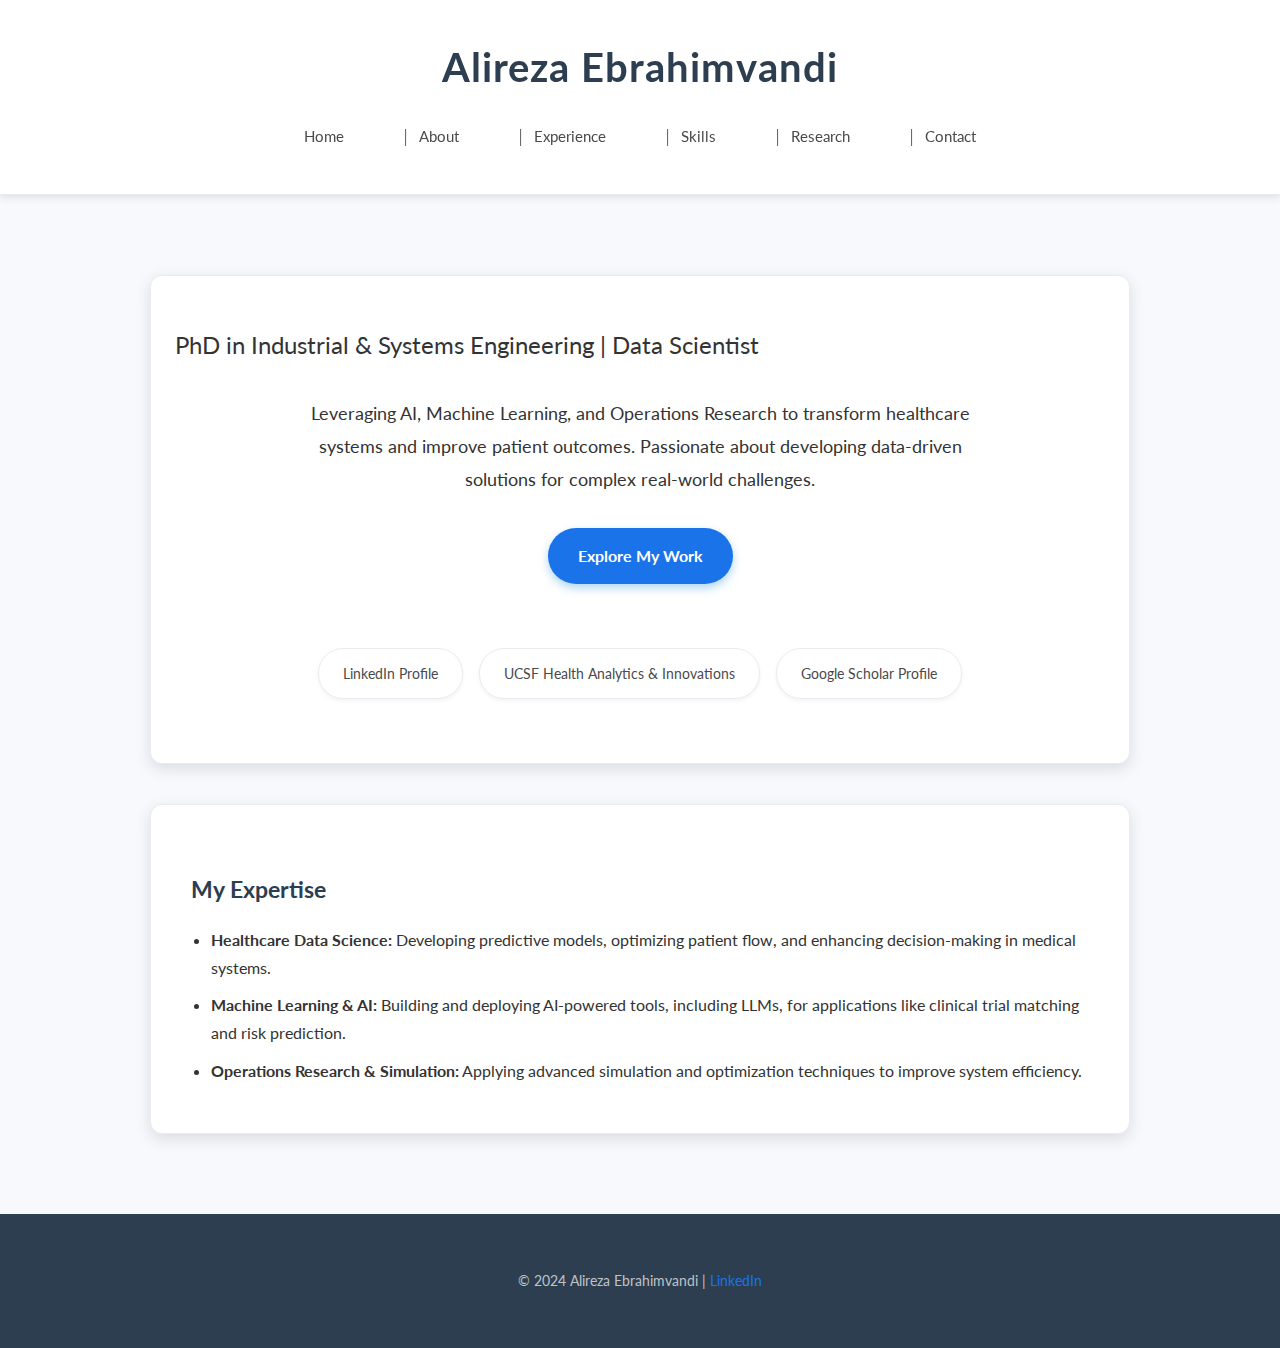
<file: index.html>
<!DOCTYPE html>
<html lang="en">
<head>
    <meta charset="UTF-8">
    <meta name="viewport" content="width=device-width, initial-scale=1.0">

    <!-- === SEO META TAGS START === -->
    <title>Alireza Ebrahimvandi | Data Scientist | PhD Industrial & Systems Engineering</title>
    <meta name="description" content="Dr. Alireza Ebrahimvandi, PhD in Industrial & Systems Engineering. Data Scientist specializing in AI, machine learning, and operations research for healthcare systems innovation.">
    <meta name="keywords" content="Alireza Ebrahimvandi, Data Scientist, PhD, Industrial Engineering, Systems Engineering, Operations Research, Healthcare AI, Machine Learning, UCSF, Virginia Tech, Healthcare Innovation, Predictive Modeling, Simulation">
    <link rel="canonical" href="https://ebrahimvandi.github.io/">

    <!-- Open Graph / Facebook / LinkedIn Meta Tags -->
    <meta property="og:type" content="website">
    <meta property="og:url" content="https://ebrahimvandi.github.io/">
    <meta property="og:title" content="Alireza Ebrahimvandi | Data Scientist | PhD Industrial & Systems Engineering">
    <meta property="og:description" content="Dr. Alireza Ebrahimvandi, PhD. Data Scientist specializing in AI, machine learning, and operations research for healthcare systems innovation.">
    <!-- <meta property="og:image" content="https://ebrahimvandi.github.io/your-professional-photo.jpg"> -->
    <meta property="og:site_name" content="Alireza Ebrahimvandi">

    <!-- Twitter Card Meta Tags -->
    <meta name="twitter:card" content="summary_large_image">
    <meta property="twitter:url" content="https://ebrahimvandi.github.io/">
    <!-- <meta name="twitter:site" content="@YourTwitterHandle"> -->
    <meta name="twitter:title" content="Alireza Ebrahimvandi | Data Scientist | PhD">
    <meta name="twitter:description" content="Dr. Alireza Ebrahimvandi, PhD. Data Scientist specializing in AI, machine learning, and operations research for healthcare systems innovation.">
    <!-- <meta name="twitter:image" content="https://ebrahimvandi.github.io/your-professional-photo.jpg"> -->
    <!-- === SEO META TAGS END === -->

    <link rel="stylesheet" href="style.css">
    <!-- Import Google Font - Lato -->
    <link rel="preconnect" href="https://fonts.googleapis.com">
    <link rel="preconnect" href="https://fonts.gstatic.com" crossorigin>
    <link href="https://fonts.googleapis.com/css2?family=Lato:wght@300;400;700;900&display=swap" rel="stylesheet">
</head>
<body>
    <header>
        <h1>Alireza Ebrahimvandi</h1>
        <nav>
            <a href="index.html">Home</a>
            <a href="about.html">About</a>
            <a href="experience.html">Experience</a>
            <a href="skills.html">Skills</a>
            <a href="research.html">Research</a>
            <a href="contact.html">Contact</a>
        </nav>
    </header>

    <main>
        <section id="hero">
            <h2>PhD in Industrial & Systems Engineering | Data Scientist</h2>
            <p>Leveraging AI, Machine Learning, and Operations Research to transform healthcare systems and improve patient outcomes. Passionate about developing data-driven solutions for complex real-world challenges.</p>
            <p><a href="experience.html" class="button">Explore My Work</a></p>

            <div class="hero-secondary-links">
                <a href="https://www.linkedin.com/in/ebrahimvandi/" target="_blank" rel="noopener noreferrer" class="secondary-link">LinkedIn Profile</a>
                <a href="https://healthinformatics.ucsf.edu/analytics-innovations" target="_blank" rel="noopener noreferrer" class="secondary-link">UCSF Health Analytics & Innovations</a>
                <a href="https://scholar.google.com/citations?user=nIFyu6kAAAAJ&hl=en&oi=ao" target="_blank" rel="noopener noreferrer" class="secondary-link">Google Scholar Profile</a>
            </div>
        </section>

        <section id="expertise">
            <h3>My Expertise</h3>
            <ul>
                <li><strong>Healthcare Data Science:</strong> Developing predictive models, optimizing patient flow, and enhancing decision-making in medical systems.</li>
                <li><strong>Machine Learning & AI:</strong> Building and deploying AI-powered tools, including LLMs, for applications like clinical trial matching and risk prediction.</li>
                <li><strong>Operations Research & Simulation:</strong> Applying advanced simulation and optimization techniques to improve system efficiency.</li>
            </ul>
        </section>
    </main>

    <footer>
        <p>© 2024 Alireza Ebrahimvandi | 
            <a href="https://www.linkedin.com/in/ebrahimvandi/" target="_blank" rel="noopener noreferrer">LinkedIn</a>
        </p>
    </footer>
</body>
</html>
</file>
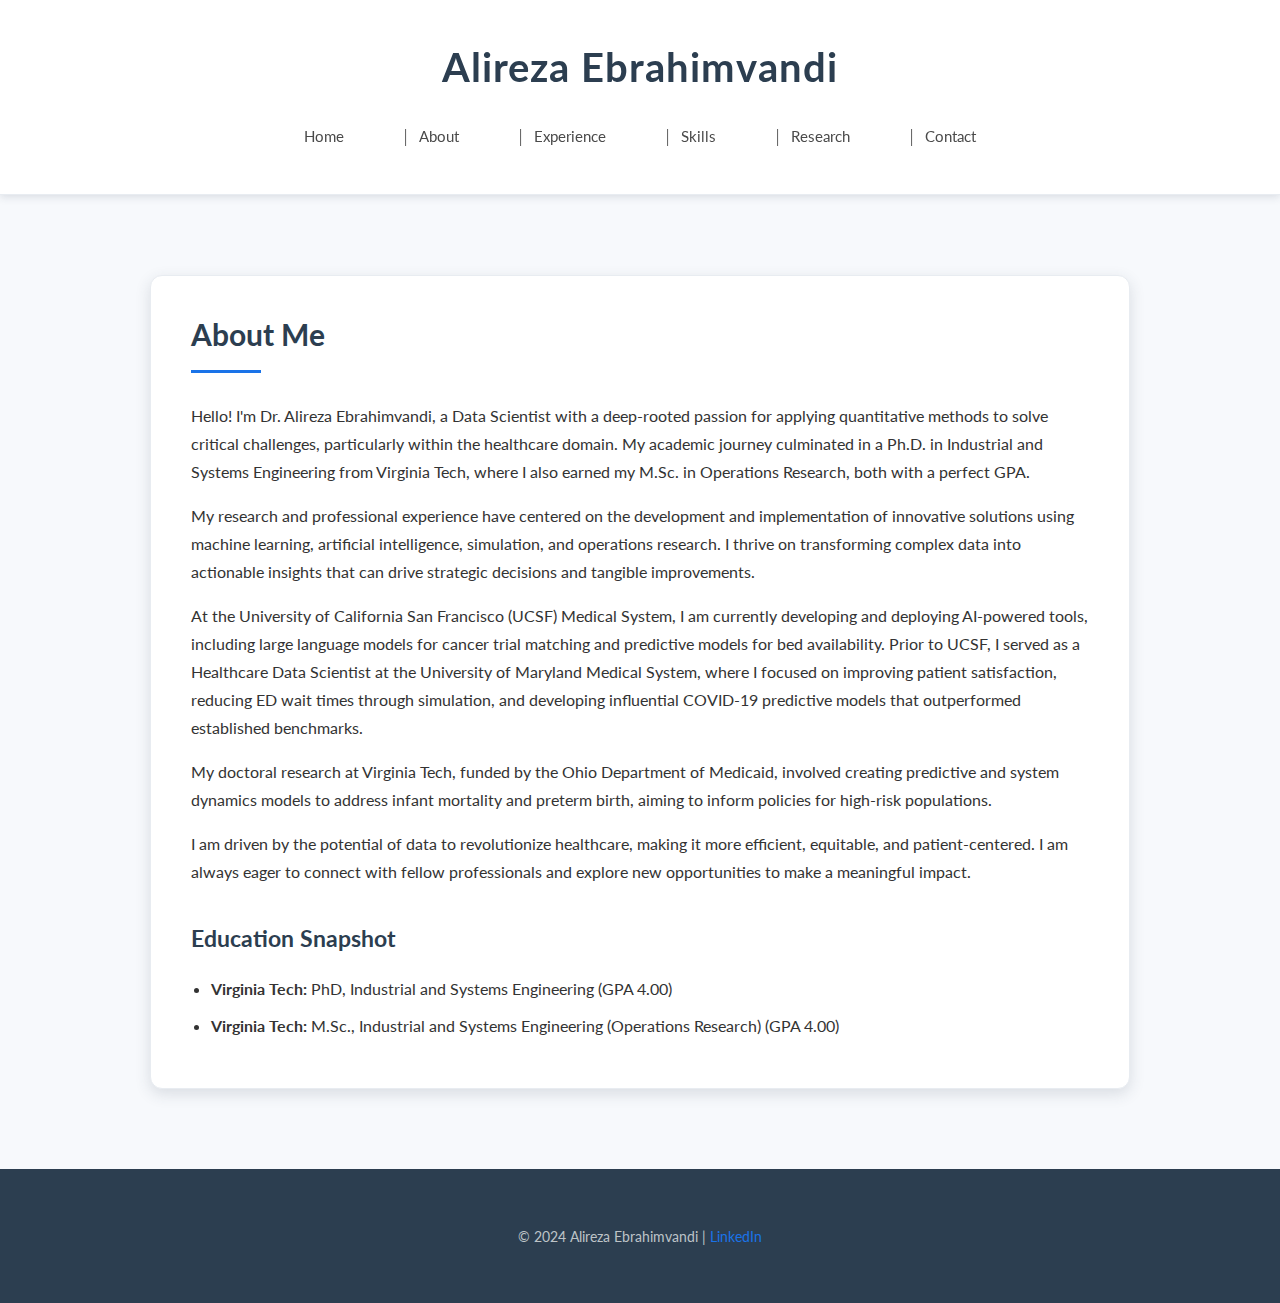
<file: about.html>
<!DOCTYPE html>
<html lang="en">
<head>
    <meta charset="UTF-8">
    <meta name="viewport" content="width=device-width, initial-scale=1.0">

    <!-- === SEO META TAGS START === -->
    <title>About Dr. Alireza Ebrahimvandi | Data Scientist & Researcher</title>
    <meta name="description" content="Learn about Alireza Ebrahimvandi, PhD. His background in Industrial & Systems Engineering, passion for healthcare innovation, and data science expertise.">
    <meta name="keywords" content="Alireza Ebrahimvandi about, data scientist biography, PhD Industrial Engineering, healthcare data science, operations research background, UCSF, Virginia Tech">
    <link rel="canonical" href="https://ebrahimvandi.github.io/about.html">

    <!-- Open Graph / Facebook / LinkedIn Meta Tags -->
    <meta property="og:type" content="website">
    <meta property="og:url" content="https://ebrahimvandi.github.io/about.html">
    <meta property="og:title" content="About Dr. Alireza Ebrahimvandi | Data Scientist & Researcher">
    <meta property="og:description" content="Learn about Alireza Ebrahimvandi, PhD. His background in Industrial & Systems Engineering and passion for healthcare innovation.">
    <!-- <meta property="og:image" content="https://ebrahimvandi.github.io/your-professional-photo.jpg"> -->
    <meta property="og:site_name" content="Alireza Ebrahimvandi">

    <!-- Twitter Card Meta Tags -->
    <meta name="twitter:card" content="summary_large_image">
    <meta property="twitter:url" content="https://ebrahimvandi.github.io/about.html">
    <meta name="twitter:title" content="About Dr. Alireza Ebrahimvandi | Data Scientist & Researcher">
    <meta name="twitter:description" content="Learn about Alireza Ebrahimvandi, PhD. His background in Industrial & Systems Engineering and passion for healthcare innovation.">
    <!-- <meta name="twitter:image" content="https://ebrahimvandi.github.io/your-professional-photo.jpg"> -->
    <!-- === SEO META TAGS END === -->

    <link rel="stylesheet" href="style.css">
    <!-- Import Google Font - Lato -->
    <link rel="preconnect" href="https://fonts.googleapis.com">
    <link rel="preconnect" href="https://fonts.gstatic.com" crossorigin>
    <link href="https://fonts.googleapis.com/css2?family=Lato:wght@300;400;700;900&display=swap" rel="stylesheet">
</head>
<body>
    <header>
        <h1>Alireza Ebrahimvandi</h1>
        <nav>
            <a href="index.html">Home</a>
            <a href="about.html">About</a>
            <a href="experience.html">Experience</a>
            <a href="skills.html">Skills</a>
            <a href="research.html">Research</a>
            <a href="contact.html">Contact</a>
        </nav>
    </header>

    <main>
        <section>
            <h2>About Me</h2>
            <!-- Add your professional headshot here if desired: <img src="your-photo.jpg" alt="Alireza Ebrahimvandi"> -->
            <p>Hello! I'm Dr. Alireza Ebrahimvandi, a Data Scientist with a deep-rooted passion for applying quantitative methods to solve critical challenges, particularly within the healthcare domain. My academic journey culminated in a Ph.D. in Industrial and Systems Engineering from Virginia Tech, where I also earned my M.Sc. in Operations Research, both with a perfect GPA.</p>
            <p>My research and professional experience have centered on the development and implementation of innovative solutions using machine learning, artificial intelligence, simulation, and operations research. I thrive on transforming complex data into actionable insights that can drive strategic decisions and tangible improvements.</p>
            <p>At the University of California San Francisco (UCSF) Medical System, I am currently developing and deploying AI-powered tools, including large language models for cancer trial matching and predictive models for bed availability. Prior to UCSF, I served as a Healthcare Data Scientist at the University of Maryland Medical System, where I focused on improving patient satisfaction, reducing ED wait times through simulation, and developing influential COVID-19 predictive models that outperformed established benchmarks.</p>
            <p>My doctoral research at Virginia Tech, funded by the Ohio Department of Medicaid, involved creating predictive and system dynamics models to address infant mortality and preterm birth, aiming to inform policies for high-risk populations.</p>
            <p>I am driven by the potential of data to revolutionize healthcare, making it more efficient, equitable, and patient-centered. I am always eager to connect with fellow professionals and explore new opportunities to make a meaningful impact.</p>

            <h3>Education Snapshot</h3>
            <ul>
                <li><strong>Virginia Tech:</strong> PhD, Industrial and Systems Engineering (GPA 4.00)</li>
                <li><strong>Virginia Tech:</strong> M.Sc., Industrial and Systems Engineering (Operations Research) (GPA 4.00)</li>
            </ul>
        </section>
    </main>

    <footer>
        <p>© 2024 Alireza Ebrahimvandi | 
            <a href="https://www.linkedin.com/in/ebrahimvandi/" target="_blank" rel="noopener noreferrer">LinkedIn</a>
        </p>
    </footer>
</body>
</html>
</file>
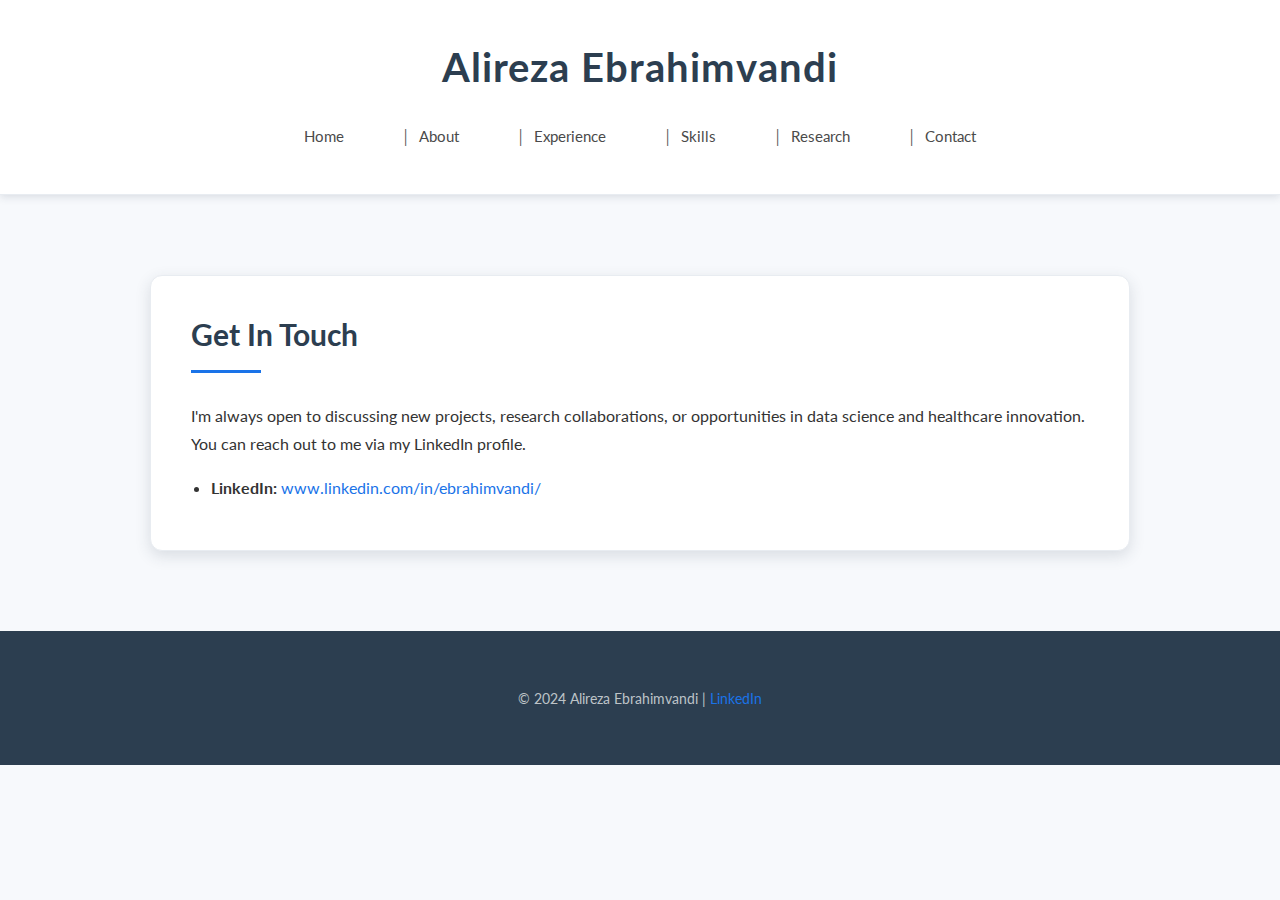
<file: contact.html>
<!DOCTYPE html>
<html lang="en">
<head>
    <meta charset="UTF-8">
    <meta name="viewport" content="width=device-width, initial-scale=1.0">

    <!-- === SEO META TAGS START === -->
    <title>Contact Alireza Ebrahimvandi | Data Scientist</title>
    <meta name="description" content="Get in touch with Dr. Alireza Ebrahimvandi. Connect via LinkedIn for discussions on data science, AI in healthcare, research collaborations, or opportunities.">
    <meta name="keywords" content="Contact Alireza Ebrahimvandi, connect data scientist, healthcare AI collaboration, LinkedIn Alireza Ebrahimvandi">
    <link rel="canonical" href="https://ebrahimvandi.github.io/contact.html">

    <!-- Open Graph / Facebook / LinkedIn Meta Tags -->
    <meta property="og:type" content="website">
    <meta property="og:url" content="https://ebrahimvandi.github.io/contact.html">
    <meta property="og:title" content="Contact Alireza Ebrahimvandi | Data Scientist">
    <meta property="og:description" content="Connect with Dr. Alireza Ebrahimvandi via LinkedIn for discussions on data science, AI in healthcare, research collaborations, or opportunities.">
    <!-- <meta property="og:image" content="https://ebrahimvandi.github.io/your-professional-photo.jpg"> -->
    <meta property="og:site_name" content="Alireza Ebrahimvandi">

    <!-- Twitter Card Meta Tags -->
    <meta name="twitter:card" content="summary_large_image">
    <meta property="twitter:url" content="https://ebrahimvandi.github.io/contact.html">
    <meta name="twitter:title" content="Contact Alireza Ebrahimvandi | Data Scientist">
    <meta name="twitter:description" content="Connect with Dr. Alireza Ebrahimvandi via LinkedIn for discussions on data science, AI in healthcare, research collaborations, or opportunities.">
    <!-- <meta name="twitter:image" content="https://ebrahimvandi.github.io/your-professional-photo.jpg"> -->
    <!-- === SEO META TAGS END === -->

    <link rel="stylesheet" href="style.css">
    <!-- Import Google Font - Lato -->
    <link rel="preconnect" href="https://fonts.googleapis.com">
    <link rel="preconnect" href="https://fonts.gstatic.com" crossorigin>
    <link href="https://fonts.googleapis.com/css2?family=Lato:wght@300;400;700;900&display=swap" rel="stylesheet">
</head>
<body>
    <header>
        <h1>Alireza Ebrahimvandi</h1>
        <nav>
            <a href="index.html">Home</a>
            <a href="about.html">About</a>
            <a href="experience.html">Experience</a>
            <a href="skills.html">Skills</a>
            <a href="research.html">Research</a>
            <a href="contact.html">Contact</a>
        </nav>
    </header>

    <main>
        <section>
            <h2>Get In Touch</h2>
            <p>I'm always open to discussing new projects, research collaborations, or opportunities in data science and healthcare innovation. You can reach out to me via my LinkedIn profile.</p>
            <ul>
                <li><strong>LinkedIn:</strong> <a href="https://www.linkedin.com/in/ebrahimvandi/" target="_blank" rel="noopener noreferrer">www.linkedin.com/in/ebrahimvandi/</a></li>
            </ul>
            <!-- You can add a contact form here later if you wish, linked to a service like Formspree -->
        </section>
    </main>

    <footer>
        <p>© 2024 Alireza Ebrahimvandi | 
            <a href="https://www.linkedin.com/in/ebrahimvandi/" target="_blank" rel="noopener noreferrer">LinkedIn</a>
        </p>
    </footer>
</body>
</html>
</file>
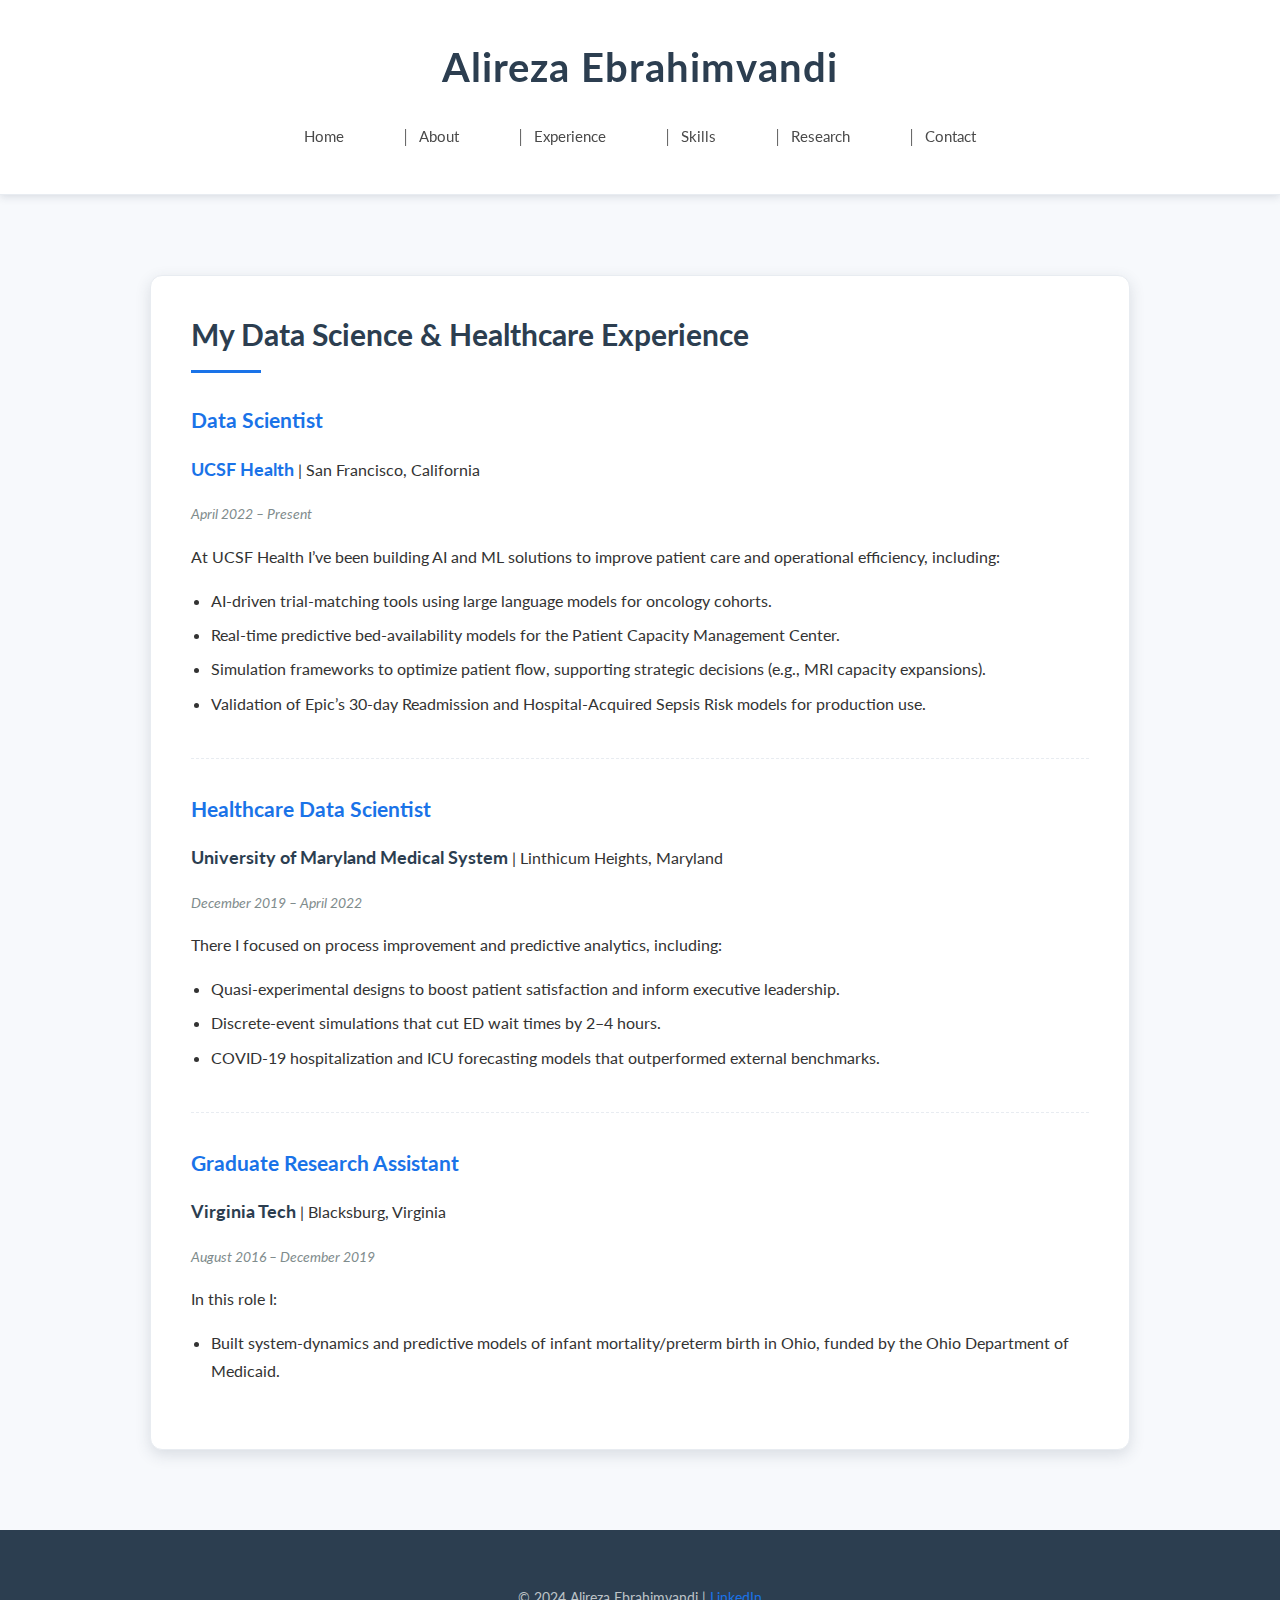
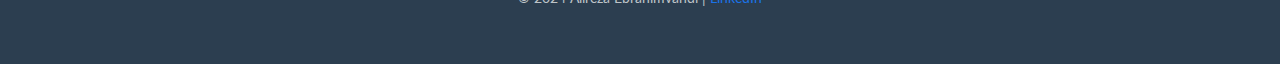
<file: experience.html>
<!DOCTYPE html>
<html lang="en">
<head>
    <meta charset="UTF-8">
    <meta name="viewport" content="width=device-width, initial-scale=1.0">

    <!-- === SEO META TAGS START === -->
    <title>Experience - Alireza Ebrahimvandi | Data Science & Healthcare Projects</title>
    <meta name="description" content="Professional experience of Dr. Alireza Ebrahimvandi: Data Scientist at UCSF, Healthcare Data Scientist at University of Maryland Medical System, and Graduate Research at Virginia Tech.">
    <meta name="keywords" content="Alireza Ebrahimvandi experience, UCSF Data Scientist, University of Maryland Medical System, Virginia Tech research, AI healthcare projects, patient flow optimization, predictive modeling healthcare">
    <link rel="canonical" href="https://ebrahimvandi.github.io/experience.html">

    <!-- Open Graph / Facebook / LinkedIn Meta Tags -->
    <meta property="og:type" content="website">
    <meta property="og:url" content="https://ebrahimvandi.github.io/experience.html">
    <meta property="og:title" content="Experience - Alireza Ebrahimvandi | Data Science & Healthcare Projects">
    <meta property="og:description" content="Professional experience of Dr. Alireza Ebrahimvandi in data science, AI, and healthcare innovation at UCSF, UMMS, and Virginia Tech.">
    <!-- <meta property="og:image" content="https://ebrahimvandi.github.io/your-professional-photo.jpg"> -->
    <meta property="og:site_name" content="Alireza Ebrahimvandi">

    <!-- Twitter Card Meta Tags -->
    <meta name="twitter:card" content="summary_large_image">
    <meta property="twitter:url" content="https://ebrahimvandi.github.io/experience.html">
    <meta name="twitter:title" content="Experience - Alireza Ebrahimvandi | Data Science & Healthcare Projects">
    <meta name="twitter:description" content="Professional experience of Dr. Alireza Ebrahimvandi in data science, AI, and healthcare innovation at UCSF, UMMS, and Virginia Tech.">
    <!-- <meta name="twitter:image" content="https://ebrahimvandi.github.io/your-professional-photo.jpg"> -->
    <!-- === SEO META TAGS END === -->

    <!-- Structured Data JSON-LD -->
    <script type="application/ld+json">
    {
      "@context": "https://schema.org",
      "@type": "Person",
      "name": "Dr. Alireza Ebrahimvandi",
      "url": "https://ebrahimvandi.github.io/experience.html",
      "sameAs": [
        "https://www.linkedin.com/in/ebrahimvandi/"
      ],
      "jobTitle": "Data Scientist",
      "worksFor": {
        "@type": "Organization",
        "name": "UCSF Health"
      }
    }
    </script>


    <link rel="stylesheet" href="style.css">
    <!-- Import Google Font - Lato -->
    <link rel="preconnect" href="https://fonts.googleapis.com">
    <link rel="preconnect" href="https://fonts.gstatic.com" crossorigin>
    <link href="https://fonts.googleapis.com/css2?family=Lato:wght@300;400;700;900&display=swap" rel="stylesheet">
</head>
<body>
    <header>
        <h1>Alireza Ebrahimvandi</h1>
        <nav>
            <a href="index.html">Home</a>
            <a href="about.html">About</a>
            <a href="experience.html">Experience</a>
            <a href="skills.html">Skills</a>
            <a href="research.html">Research</a>
            <a href="contact.html">Contact</a>
        </nav>
    </header>

    <main>
        <section>
            <h2>My Data Science &amp; Healthcare Experience</h2>

            <article class="job">
                <h3>Data Scientist</h3>
                <p><strong><a href="https://healthinformatics.ucsf.edu/analytics-innovations" target="_blank" rel="noopener noreferrer">UCSF Health</a></strong> | San Francisco, California</p>
                <p><em>April 2022 – Present</em></p>
                <p>At UCSF Health I’ve been building AI and ML solutions to improve patient care and operational efficiency, including:</p>
                <ul>
                    <li>AI-driven trial-matching tools using large language models for oncology cohorts.</li>
                    <li>Real-time predictive bed-availability models for the Patient Capacity Management Center.</li>
                    <li>Simulation frameworks to optimize patient flow, supporting strategic decisions (e.g., MRI capacity expansions).</li>
                    <li>Validation of Epic’s 30-day Readmission and Hospital-Acquired Sepsis Risk models for production use.</li>
                </ul>
            </article>

            <article class="job">
                <h3>Healthcare Data Scientist</h3>
                <p><strong>University of Maryland Medical System</strong> | Linthicum Heights, Maryland</p>
                <p><em>December 2019 – April 2022</em></p>
                <p>There I focused on process improvement and predictive analytics, including:</p>
                <ul>
                    <li>Quasi-experimental designs to boost patient satisfaction and inform executive leadership.</li>
                    <li>Discrete‐event simulations that cut ED wait times by 2–4 hours.</li>
                    <li>COVID-19 hospitalization and ICU forecasting models that outperformed external benchmarks.</li>
                </ul>
            </article>

            <article class="job">
                <h3>Graduate Research Assistant</h3>
                <p><strong>Virginia Tech</strong> | Blacksburg, Virginia</p>
                <p><em>August 2016 – December 2019</em></p>
                <p>In this role I:</p>
                <ul>
                    <li>Built system-dynamics and predictive models of infant mortality/preterm birth in Ohio, funded by the Ohio Department of Medicaid.</li>
                </ul>
            </article>
        </section>
    </main>

    <footer>
        <p>© 2024 Alireza Ebrahimvandi | 
            <a href="https://www.linkedin.com/in/ebrahimvandi/" target="_blank" rel="noopener noreferrer">LinkedIn</a>
        </p>
    </footer>
</body>
</html>
</file>
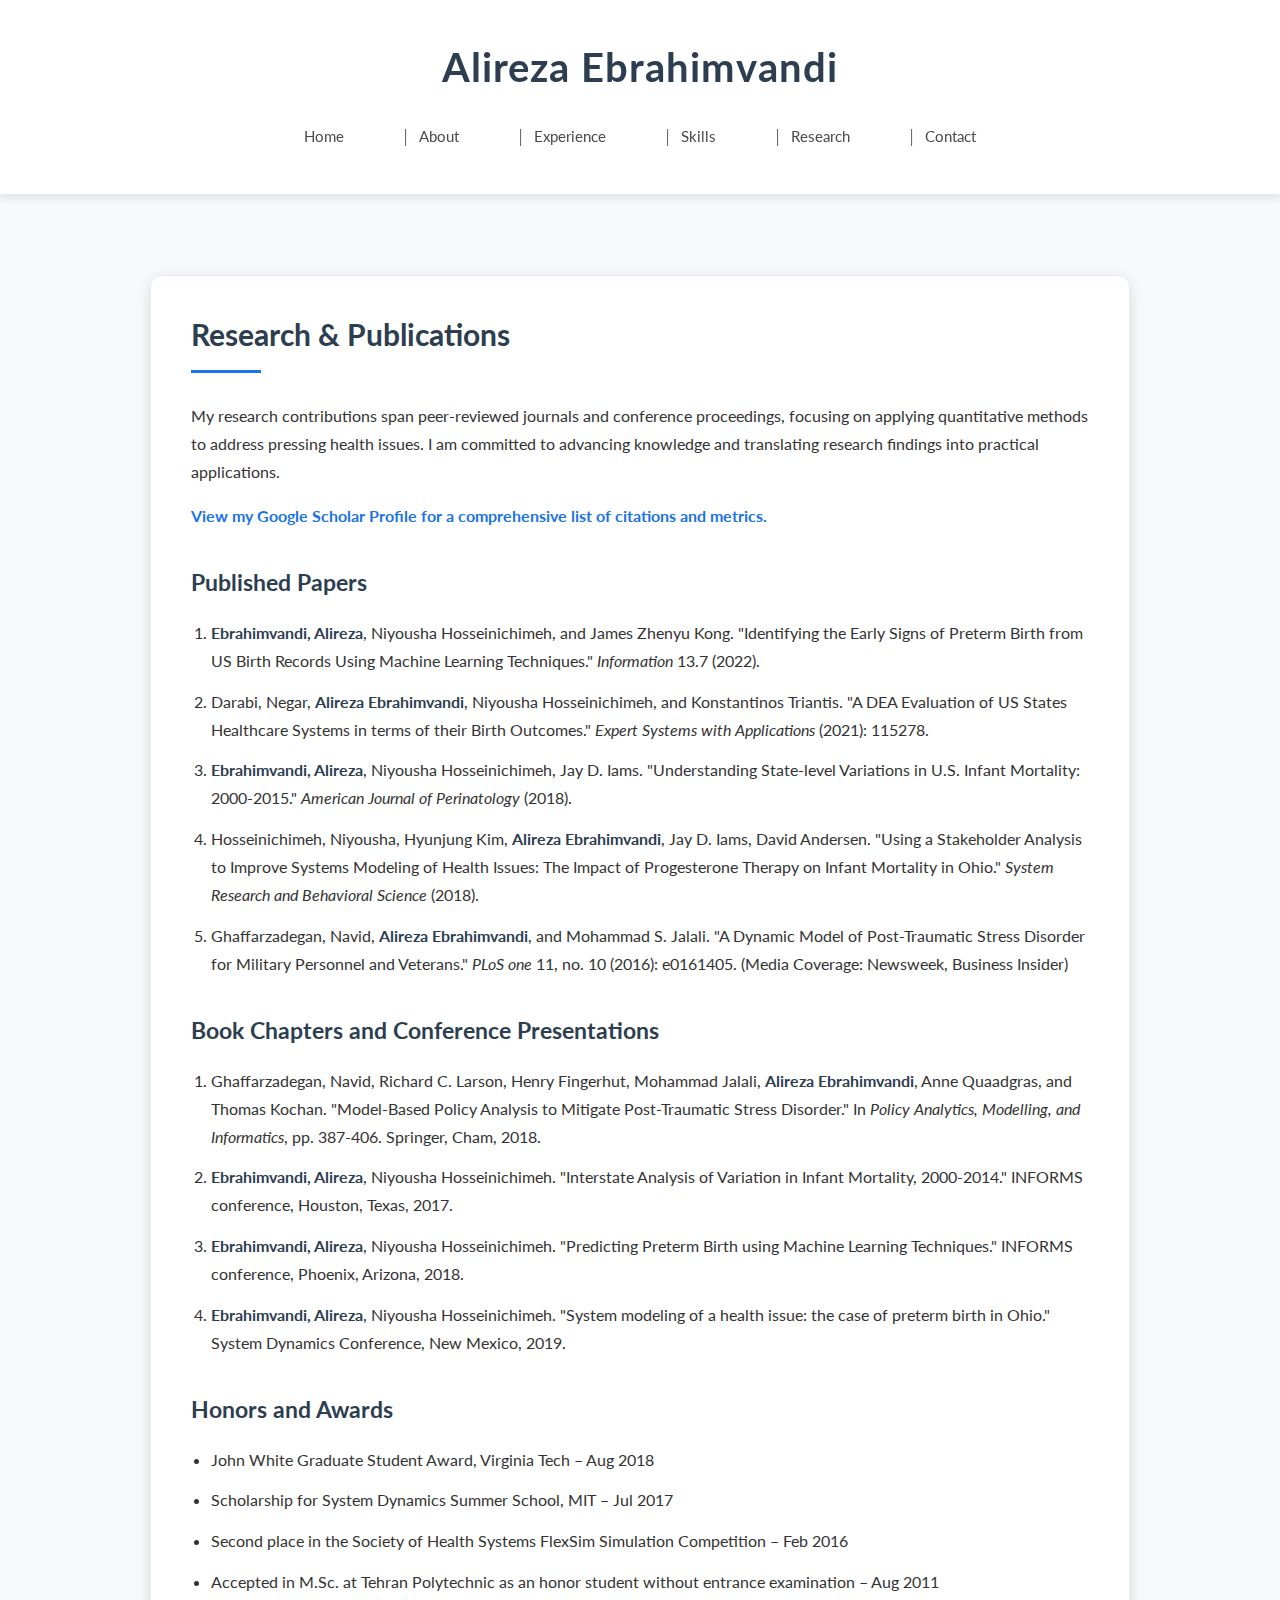
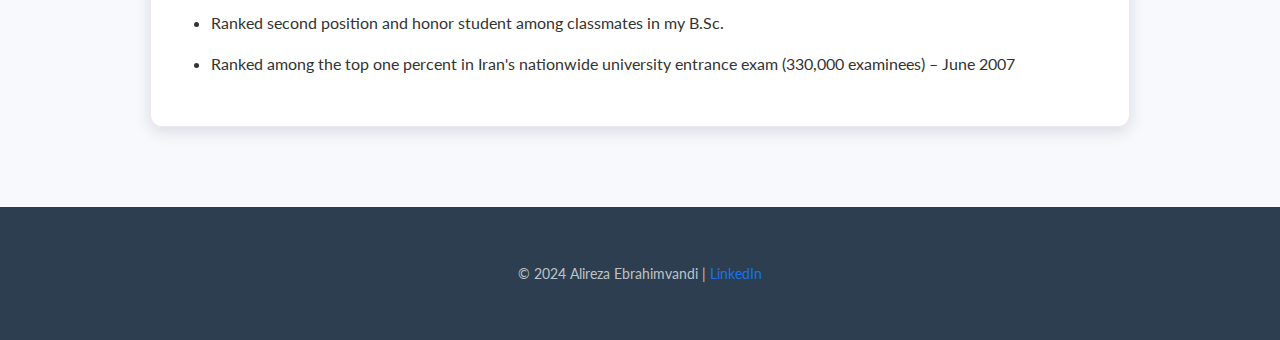
<file: research.html>
<!DOCTYPE html>
<html lang="en">
<head>
    <meta charset="UTF-8">
    <meta name="viewport" content="width=device-width, initial-scale=1.0">

    <!-- === SEO META TAGS START === -->
    <title>Research & Publications - Alireza Ebrahimvandi, PhD</title>
    <meta name="description" content="Selected publications, book chapters, and conference presentations by Dr. Alireza Ebrahimvandi in healthcare, machine learning, and operations research.">
    <meta name="keywords" content="Alireza Ebrahimvandi research, publications, preterm birth machine learning, infant mortality, PTSD modeling, healthcare systems, INFORMS, System Dynamics">
    <link rel="canonical" href="https://ebrahimvandi.github.io/research.html">

    <!-- Open Graph / Facebook / LinkedIn Meta Tags -->
    <meta property="og:type" content="website">
    <meta property="og:url" content="https://ebrahimvandi.github.io/research.html">
    <meta property="og:title" content="Research & Publications - Alireza Ebrahimvandi, PhD">
    <meta property="og:description" content="Explore Dr. Alireza Ebrahimvandi's contributions to research in healthcare, machine learning, and operations research through publications and presentations.">
    <!-- <meta property="og:image" content="https://ebrahimvandi.github.io/your-professional-photo.jpg"> -->
    <meta property="og:site_name" content="Alireza Ebrahimvandi">

    <!-- Twitter Card Meta Tags -->
    <meta name="twitter:card" content="summary_large_image">
    <meta property="twitter:url" content="https://ebrahimvandi.github.io/research.html">
    <meta name="twitter:title" content="Research & Publications - Alireza Ebrahimvandi, PhD">
    <meta name="twitter:description" content="Explore Dr. Alireza Ebrahimvandi's contributions to research in healthcare, machine learning, and operations research.">
    <!-- <meta name="twitter:image" content="https://ebrahimvandi.github.io/your-professional-photo.jpg"> -->
    <!-- === SEO META TAGS END === -->

    <link rel="stylesheet" href="style.css">
    <!-- Import Google Font - Lato -->
    <link rel="preconnect" href="https://fonts.googleapis.com">
    <link rel="preconnect" href="https://fonts.gstatic.com" crossorigin>
    <link href="https://fonts.googleapis.com/css2?family=Lato:wght@300;400;700;900&display=swap" rel="stylesheet">
</head>
<body>
    <header>
        <h1>Alireza Ebrahimvandi</h1>
        <nav>
            <a href="index.html">Home</a>
            <a href="about.html">About</a>
            <a href="experience.html">Experience</a>
            <a href="skills.html">Skills</a>
            <a href="research.html">Research</a>
            <a href="contact.html">Contact</a>
        </nav>
    </header>
    <main>
        <section id="research">
            <h2>Research & Publications</h2>
            <p>My research contributions span peer-reviewed journals and conference proceedings, focusing on applying quantitative methods to address pressing health issues. I am committed to advancing knowledge and translating research findings into practical applications.</p>
            
            <p style="margin-bottom: 1.5rem; font-weight: bold;">
                <a href="https://scholar.google.com/citations?user=nIFyu6kAAAAJ&hl=en&oi=ao" target="_blank" rel="noopener noreferrer">View my Google Scholar Profile for a comprehensive list of citations and metrics.</a>
            </p>

            <h3>Published Papers</h3>
            <ol>
                <li><strong>Ebrahimvandi, Alireza</strong>, Niyousha Hosseinichimeh, and James Zhenyu Kong. "Identifying the Early Signs of Preterm Birth from US Birth Records Using Machine Learning Techniques." <em>Information</em> 13.7 (2022).</li>
                <li>Darabi, Negar, <strong>Alireza Ebrahimvandi</strong>, Niyousha Hosseinichimeh, and Konstantinos Triantis. "A DEA Evaluation of US States Healthcare Systems in terms of their Birth Outcomes." <em>Expert Systems with Applications</em> (2021): 115278.</li>
                <li><strong>Ebrahimvandi, Alireza</strong>, Niyousha Hosseinichimeh, Jay D. Iams. "Understanding State-level Variations in U.S. Infant Mortality: 2000-2015." <em>American Journal of Perinatology</em> (2018).</li>
                <li>Hosseinichimeh, Niyousha, Hyunjung Kim, <strong>Alireza Ebrahimvandi</strong>, Jay D. Iams, David Andersen. "Using a Stakeholder Analysis to Improve Systems Modeling of Health Issues: The Impact of Progesterone Therapy on Infant Mortality in Ohio." <em>System Research and Behavioral Science</em> (2018).</li>
                <li>Ghaffarzadegan, Navid, <strong>Alireza Ebrahimvandi</strong>, and Mohammad S. Jalali. "A Dynamic Model of Post-Traumatic Stress Disorder for Military Personnel and Veterans." <em>PLoS one</em> 11, no. 10 (2016): e0161405. (Media Coverage: Newsweek, Business Insider)</li>
            </ol>
        
            <h3>Book Chapters and Conference Presentations</h3>
            <ol>
                <li>Ghaffarzadegan, Navid, Richard C. Larson, Henry Fingerhut, Mohammad Jalali, <strong>Alireza Ebrahimvandi</strong>, Anne Quaadgras, and Thomas Kochan. "Model-Based Policy Analysis to Mitigate Post-Traumatic Stress Disorder." In <em>Policy Analytics, Modelling, and Informatics</em>, pp. 387-406. Springer, Cham, 2018.</li>
                <li><strong>Ebrahimvandi, Alireza</strong>, Niyousha Hosseinichimeh. "Interstate Analysis of Variation in Infant Mortality, 2000-2014." INFORMS conference, Houston, Texas, 2017.</li>
                <li><strong>Ebrahimvandi, Alireza</strong>, Niyousha Hosseinichimeh. "Predicting Preterm Birth using Machine Learning Techniques." INFORMS conference, Phoenix, Arizona, 2018.</li>
                <li><strong>Ebrahimvandi, Alireza</strong>, Niyousha Hosseinichimeh. "System modeling of a health issue: the case of preterm birth in Ohio." System Dynamics Conference, New Mexico, 2019.</li>
            </ol>
        
            <h3>Honors and Awards</h3>
            <ul>
                <li>John White Graduate Student Award, Virginia Tech – Aug 2018</li>
                <li>Scholarship for System Dynamics Summer School, MIT – Jul 2017</li>
                <li>Second place in the Society of Health Systems FlexSim Simulation Competition – Feb 2016</li>
                <li>Accepted in M.Sc. at Tehran Polytechnic as an honor student without entrance examination – Aug 2011</li>
                <li>Ranked second position and honor student among classmates in my B.Sc.</li>
                <li>Ranked among the top one percent in Iran's nationwide university entrance exam (330,000 examinees) – June 2007</li>
            </ul>
        </section>
    </main>

    <footer>
        <p>© 2024 Alireza Ebrahimvandi | 
            <a href="https://www.linkedin.com/in/ebrahimvandi/" target="_blank" rel="noopener noreferrer">LinkedIn</a>
        </p>
    </footer>
</body>
</html>
</file>
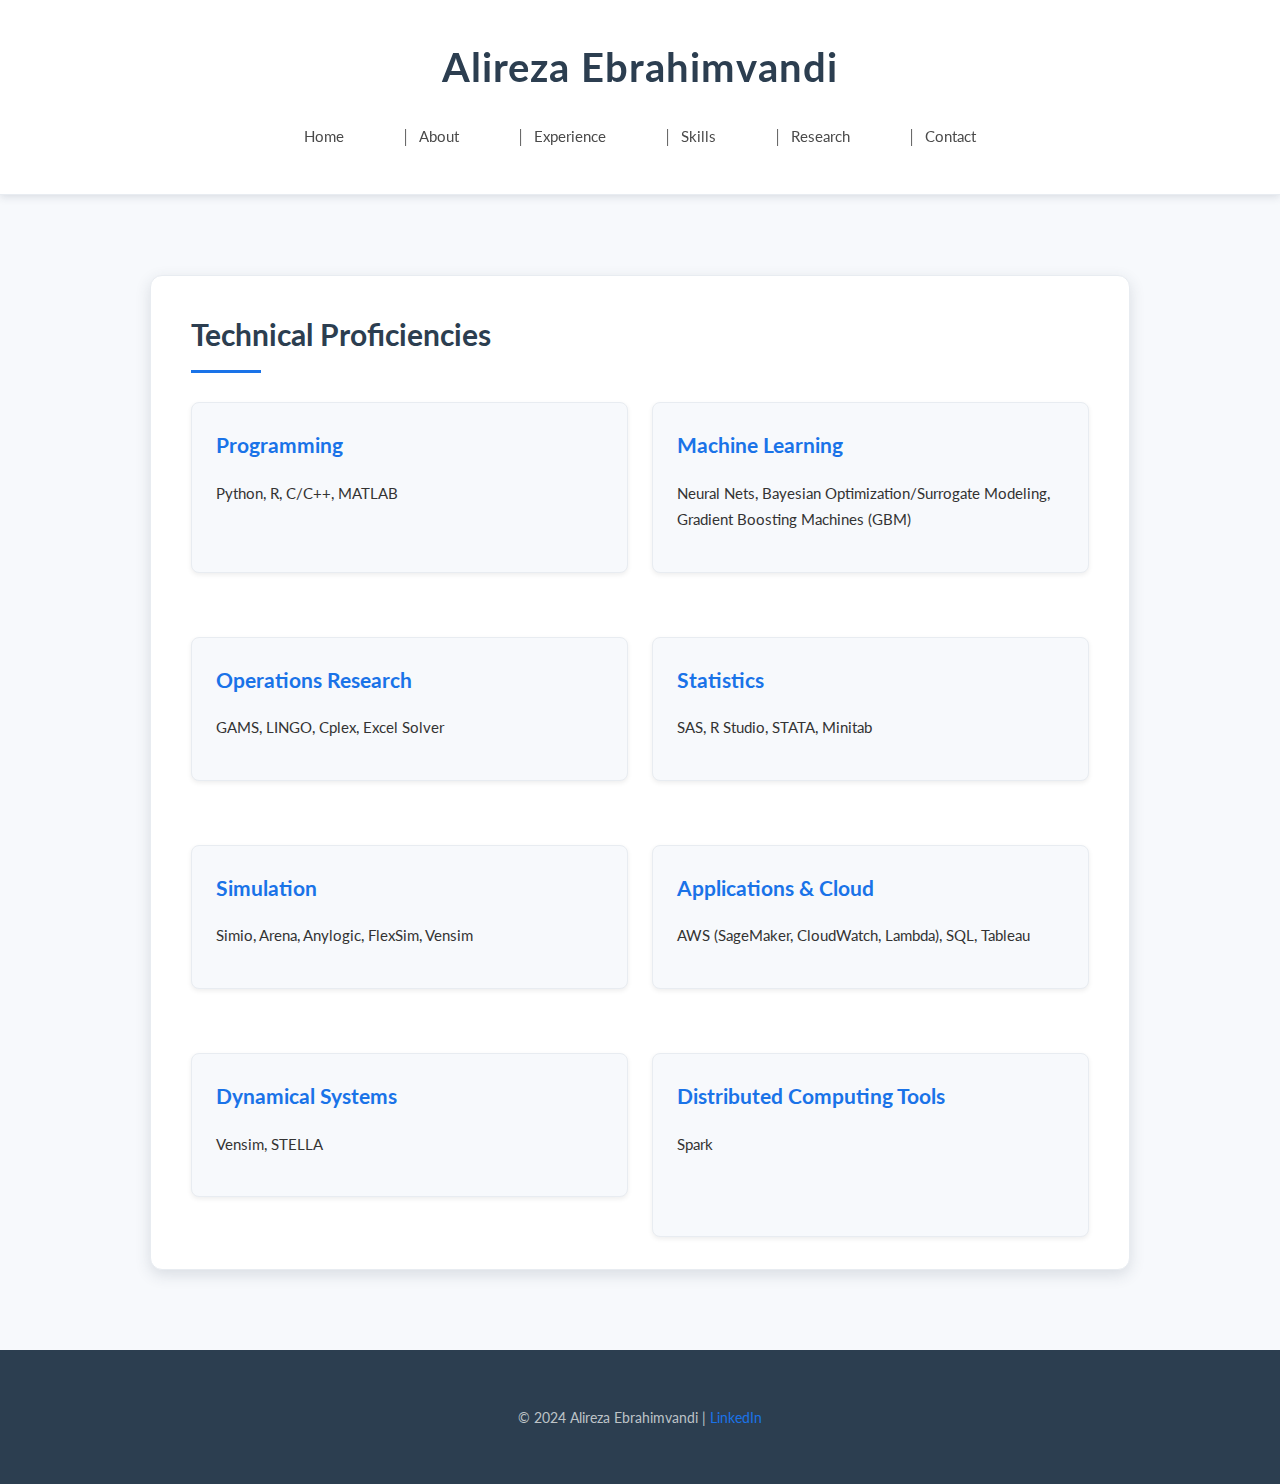
<file: skills.html>
<!DOCTYPE html>
<html lang="en">
<head>
    <meta charset="UTF-8">
    <meta name="viewport" content="width=device-width, initial-scale=1.0">

    <!-- === SEO META TAGS START === -->
    <title>Skills - Alireza Ebrahimvandi | Data Science & Technical Proficiencies</title>
    <meta name="description" content="Technical skills of Dr. Alireza Ebrahimvandi: Python, R, Machine Learning, Operations Research, Simulation, AWS, SQL, Tableau, and more.">
    <meta name="keywords" content="Alireza Ebrahimvandi skills, Python, R, Machine Learning, Neural Nets, Operations Research, GAMS, Simulation, Simio, AWS, SQL, Tableau, Data Science tools">
    <link rel="canonical" href="https://ebrahimvandi.github.io/skills.html">

    <!-- Open Graph / Facebook / LinkedIn Meta Tags -->
    <meta property="og:type" content="website">
    <meta property="og:url" content="https://ebrahimvandi.github.io/skills.html">
    <meta property="og:title" content="Skills - Alireza Ebrahimvandi | Data Science & Technical Proficiencies">
    <meta property="og:description" content="Overview of Dr. Alireza Ebrahimvandi's technical skills in programming, machine learning, operations research, simulation, and cloud technologies.">
    <!-- <meta property="og:image" content="https://ebrahimvandi.github.io/your-professional-photo.jpg"> -->
    <meta property="og:site_name" content="Alireza Ebrahimvandi">

    <!-- Twitter Card Meta Tags -->
    <meta name="twitter:card" content="summary_large_image">
    <meta property="twitter:url" content="https://ebrahimvandi.github.io/skills.html">
    <meta name="twitter:title" content="Skills - Alireza Ebrahimvandi | Data Science & Technical Proficiencies">
    <meta name="twitter:description" content="Overview of Dr. Alireza Ebrahimvandi's technical skills in programming, machine learning, operations research, simulation, and cloud technologies.">
    <!-- <meta name="twitter:image" content="https://ebrahimvandi.github.io/your-professional-photo.jpg"> -->
    <!-- === SEO META TAGS END === -->

    <link rel="stylesheet" href="style.css">
    <!-- Import Google Font - Lato -->
    <link rel="preconnect" href="https://fonts.googleapis.com">
    <link rel="preconnect" href="https://fonts.gstatic.com" crossorigin>
    <link href="https://fonts.googleapis.com/css2?family=Lato:wght@300;400;700;900&display=swap" rel="stylesheet">
</head>
<body>
    <header>
        <h1>Alireza Ebrahimvandi</h1>
        <nav>
            <a href="index.html">Home</a>
            <a href="about.html">About</a>
            <a href="experience.html">Experience</a>
            <a href="skills.html">Skills</a>
            <a href="research.html">Research</a>
            <a href="contact.html">Contact</a>
        </nav>
    </header>

    <main>
        <section>
            <h2>Technical Proficiencies</h2>
            <div class="skills-grid">
                <section>
                    <h3>Programming</h3>
                    <p>Python, R, C/C++, MATLAB</p>
                </section>
                <section>
                    <h3>Machine Learning</h3>
                    <p>Neural Nets, Bayesian Optimization/Surrogate Modeling, Gradient Boosting Machines (GBM)</p>
                </section>
                <section>
                    <h3>Operations Research</h3>
                    <p>GAMS, LINGO, Cplex, Excel Solver</p>
                </section>
                <section>
                    <h3>Statistics</h3>
                    <p>SAS, R Studio, STATA, Minitab</p>
                </section>
                <section>
                    <h3>Simulation</h3>
                    <p>Simio, Arena, Anylogic, FlexSim, Vensim</p>
                </section>
                <section>
                    <h3>Applications & Cloud</h3>
                    <p>AWS (SageMaker, CloudWatch, Lambda), SQL, Tableau</p>
                </section>
                <section>
                    <h3>Dynamical Systems</h3>
                    <p>Vensim, STELLA</p>
                </section>
                <section>
                    <h3>Distributed Computing Tools</h3>
                    <p>Spark</p>
                </section>
            </div>
        </section>
    </main>

    <footer>
        <p>© 2024 Alireza Ebrahimvandi | 
            <a href="https://www.linkedin.com/in/ebrahimvandi/" target="_blank" rel="noopener noreferrer">LinkedIn</a>
        </p>
    </footer>
</body>
</html>
</file>
<file: style.css>
/* Import Google Font - Lato for its clean, professional look */
@import url('https://fonts.googleapis.com/css2?family=Lato:wght@300;400;700;900&display=swap');

/* --- Root Variables --- */
:root {
    --primary-font: 'Lato', Arial, sans-serif;
    --bg-color: #f7f9fc;
    --card-bg-color: #ffffff;
    --text-color: #333333;
    --heading-color: #2c3e50;
    --accent-color: #1a73e8;
    --accent-hover-color: #0c57b5;
    --border-color: #e8ecf1;
    --shadow-color: rgba(44, 62, 80, 0.15);
    --nav-link-color: #4a4a4a;
}

/* --- Global Styles --- */
body {
    font-family: var(--primary-font);
    line-height: 1.75;
    margin: 0;
    padding: 0;
    background-color: var(--bg-color);
    color: var(--text-color);
    font-weight: 400;
    font-size: 16px;
    -webkit-font-smoothing: antialiased;
    -moz-osx-font-smoothing: grayscale;
}

/* --- Header --- */
header {
    background: var(--card-bg-color);
    color: var(--heading-color);
    padding: 2rem 1rem;
    text-align: center;
    border-bottom: 1px solid var(--border-color);
    box-shadow: 0 2px 8px var(--shadow-color);
    position: sticky; /* Sticky by default for larger screens */
    top: 0;
    z-index: 1000;
}

header h1 {
    margin: 0 0 0.5rem 0;
    font-size: 2.5rem;
    font-weight: 700;
    color: var(--heading-color);
    letter-spacing: 1px;
}

/* DESKTOP NAVIGATION STYLES (Global Scope) */
header nav {
    margin-top: 0.5rem;
    display: flex;
    flex-direction: row;
    justify-content: center;
    align-items: center;
    flex-wrap: wrap;
}

header nav a {
    color: var(--nav-link-color);
    text-decoration: none;
    padding: 0.6rem 1.2rem;
    margin: 0.2rem 0.3rem;
    border-radius: 25px;
    transition: background-color 0.3s ease, color 0.3s ease;
    font-weight: 400;
    font-size: 0.95rem;
}

header nav a:hover {
    background-color: var(--accent-color);
    color: var(--card-bg-color);
    text-decoration: none;
}
header nav a.active {
    background-color: var(--accent-color);
    color: var(--card-bg-color);
    font-weight: 700;
}

/* Add visual separators between navigation links */
header nav a + a::before {
    content: "│";
    margin: 0 0.5rem;
    color: var(--nav-link-color);
}


/* --- Main Content Area --- */
main {
    padding: 40px 20px;
    max-width: 980px;
    margin: 40px auto;
    background-color: transparent;
}
section {
    background-color: var(--card-bg-color);
    margin-bottom: 2.5rem;
    padding: 2rem 2.5rem;
    border-radius: 12px;
    box-shadow: 0 5px 15px var(--shadow-color);
    border: 1px solid var(--border-color);
}
section:last-child { margin-bottom: 0; }

/* --- Hero Section Specifics --- */
#hero {
    text-align: center;
    padding: 3rem 1.5rem 4rem 1.5rem; /* Increased bottom padding for more space */
    background-color: var(--card-bg-color); /* Ensure hero has its own distinct card background */
    border-radius: 12px; /* Match other sections if desired */
    box-shadow: 0 5px 15px var(--shadow-color); /* Match other sections */
    border: 1px solid var(--border-color); /* Match other sections */
    margin-bottom: 2.5rem; /* Spacing like other sections */
}

#hero h2 {
    font-size: 1.5rem;
    color: var(--text-color);
    font-weight: 400;
    margin-top: 0;
    margin-bottom: 1rem; /* Space below subtitle */
    border-bottom: none; /* Ensure no general h2 border here */
}
#hero h2::after { /* Ensure no general h2 underline here */
    display: none;
}

#hero p:first-of-type { /* The main descriptive paragraph */
    font-size: 1.15rem;
    line-height: 1.8;
    margin-bottom: 2rem; /* More space before the button */
    max-width: 700px; /* Constrain width for readability */
    margin-left: auto;
    margin-right: auto;
}

#hero .button { /* Style for the main "Explore My Work" button */
    margin-bottom: 2.5rem; /* Increased space below the main button */
    transition: background-color 0.3s ease, transform 0.3s ease, box-shadow 0.3s ease, border-color 0.3s ease;
}

/* #hero .button:hover {
    border: 2px solid var(--accent-hover-color); 
    box-shadow: 0 8px 15px rgba(41, 128, 185, 0.4); 
} */
/* Existing button hover from global .button:hover is likely sufficient */


.hero-secondary-links {
    margin-top: 1.5rem; /* Space above these links */
    display: flex;
    justify-content: center;
    align-items: center;
    flex-wrap: wrap; /* Allow links to wrap on smaller screens */
    gap: 1rem; /* Space between the links */
}

.secondary-link {
    display: inline-block;
    padding: 0.75rem 1.5rem; /* Generous padding */
    border: 1px solid var(--border-color); /* Subtle border */
    border-radius: 25px; /* Pill shape */
    color: var(--nav-link-color); /* Using nav link color for subtlety */
    font-size: 0.9rem;
    font-weight: 400;
    text-decoration: none;
    background-color: var(--card-bg-color); /* Match card background */
    box-shadow: 0 2px 4px rgba(0,0,0,0.05); /* Very subtle shadow */
    transition: all 0.3s cubic-bezier(0.25, 0.8, 0.25, 1); /* Smooth, refined transition */
}

.secondary-link:hover, .secondary-link:focus {
    color: var(--card-bg-color); /* White text */
    background-color: var(--accent-color); /* Use accent color for background */
    border-color: var(--accent-color); /* Match border to background */
    transform: translateY(-3px) scale(1.03); /* Lift and slightly enlarge */
    box-shadow: 0 6px 12px rgba(52, 152, 219, 0.3); /* More pronounced, colored shadow */
    outline: none; /* Remove focus outline if you style focus state similarly */
}

/* --- General Content Headings (h2, h3) --- */
h2 {
    color: var(--heading-color);
    padding-bottom: 0.75rem;
    margin-top: 0;
    margin-bottom: 1.8rem;
    font-size: 1.9rem;
    font-weight: 700;
    position: relative;
    text-align: left;
}
h2::after {
    content: '';
    display: block;
    width: 70px;
    height: 3px;
    background-color: var(--accent-color);
    position: absolute;
    bottom: 0;
    left: 0;
}
section[style*="text-align: center"] h2::after {
    left: 50%;
    transform: translateX(-50%);
}

h3 {
    color: var(--heading-color);
    font-size: 1.45rem;
    margin-top: 2rem;
    margin-bottom: 1rem;
    font-weight: 700;
}
.job h3, .skills-grid section h3 {
    font-size: 1.3rem;
    color: var(--accent-color);
    margin-top: 0;
}

/* --- General Links --- */
a {
    color: var(--accent-color);
    text-decoration: none;
    transition: color 0.2s ease-in-out;
}
a:hover {
    color: var(--accent-hover-color);
    text-decoration: underline;
}

/* --- General Button Styling --- */
.button {
    display: inline-block;
    background: var(--accent-color);
    color: #ffffff;
    padding: 14px 30px;
    text-decoration: none;
    border-radius: 30px;
    font-weight: 700;
    transition: background-color 0.3s ease, transform 0.2s ease, box-shadow 0.3s ease;
    box-shadow: 0 4px 10px rgba(52, 152, 219, 0.4);
    font-size: 1rem;
    border: none;
}
.button:hover {
    background: var(--accent-hover-color);
    color: #ffffff;
    text-decoration: none;
    transform: translateY(-3px);
    box-shadow: 0 6px 12px rgba(41, 128, 185, 0.5);
}

/* --- Experience Section --- */
.job { margin-bottom: 2rem; padding-bottom: 1.5rem; border-bottom: 1px dashed var(--border-color); }
.job:last-child { border-bottom: none; padding-bottom: 0; }
.job p strong { font-weight: 700; color: var(--heading-color); font-size: 1.1rem; }
.job p em { color: #7f8c8d; font-size: 0.9rem; display: block; margin-bottom: 0.5rem; }
.job ul { margin-top: 0.5rem; padding-left: 20px; }
.job ul li { margin-bottom: 0.4rem; color: var(--text-color); }

/* --- Skills Section --- */
.skills-grid { display: grid; grid-template-columns: repeat(auto-fit, minmax(300px, 1fr)); gap: 1.5rem; }
.skills-grid section { background-color: var(--bg-color); padding: 1.5rem; border-radius: 8px; box-shadow: 0 2px 5px rgba(0,0,0,0.07); border: 1px solid var(--border-color); }
.skills-grid section p { font-size: 0.95rem; color: var(--text-color); }

/* --- Lists (ul, ol) --- */
ul, ol { padding-left: 20px; margin-top: 0.5rem; }
ul li, ol li { margin-bottom: 0.6rem; color: var(--text-color); }
#research ol li, #research ul li { margin-bottom: 0.8rem; }
#research ol li strong, #research ul li strong { font-weight: 700; color: var(--heading-color); }

/* --- Footer --- */
footer { text-align: center; padding: 2.5rem 1rem; background: var(--heading-color); color: #bdc3c7; margin-top: 40px; font-size: 0.9rem; }
footer a { color: var(--accent-color); text-decoration: none; }
footer a:hover { color: #ffffff; text-decoration: underline; }

/* --- Responsive Adjustments --- */
@media (max-width: 992px) { /* Tablet and larger mobile */
    main { padding: 30px 15px; margin: 30px auto; }
    section { padding: 1.5rem; }
    #hero { padding: 2.5rem 1rem 3rem 1rem; } /* Adjust hero padding */
}

@media (max-width: 768px) { /* Tablet portrait and mobile landscape/portrait */
    body { font-size: 15px; }

    header {
        position: static; /* KEY FIX: Makes header scroll with page on mobile */
        padding: 1rem;
        box-shadow: 0 1px 3px var(--shadow-color);
    }

    header h1 {
        font-size: 1.8rem;
        margin-bottom: 0.75rem;
    }

    /* MOBILE NAVIGATION STYLES */
    header nav {
        flex-direction: row; /* Keep navigation horizontal on mobile */
        flex-wrap: wrap;
        justify-content: center;
        align-items: center;
        width: 100%;
    }

    header nav a {
        padding: 0.6rem 1rem;
        font-size: 1rem;
        width: auto;
        max-width: none;
        text-align: center;
        margin: 0.3rem;
        border-radius: 8px;
    }

    main { padding: 20px 15px; margin: 20px auto; }
    #hero { padding: 2rem 1rem 2.5rem 1rem; } /* Further adjust hero padding */
    #hero .button { margin-bottom: 2rem; }
    .hero-secondary-links { gap: 0.75rem; }
    .secondary-link { padding: 0.6rem 1.2rem; font-size: 0.85rem; }


    h2 { font-size: 1.7rem; }
    h3 { font-size: 1.3rem; }
    .button { padding: 12px 25px; font-size: 0.95rem; }
    .skills-grid { grid-template-columns: 1fr; }
}
</file>
